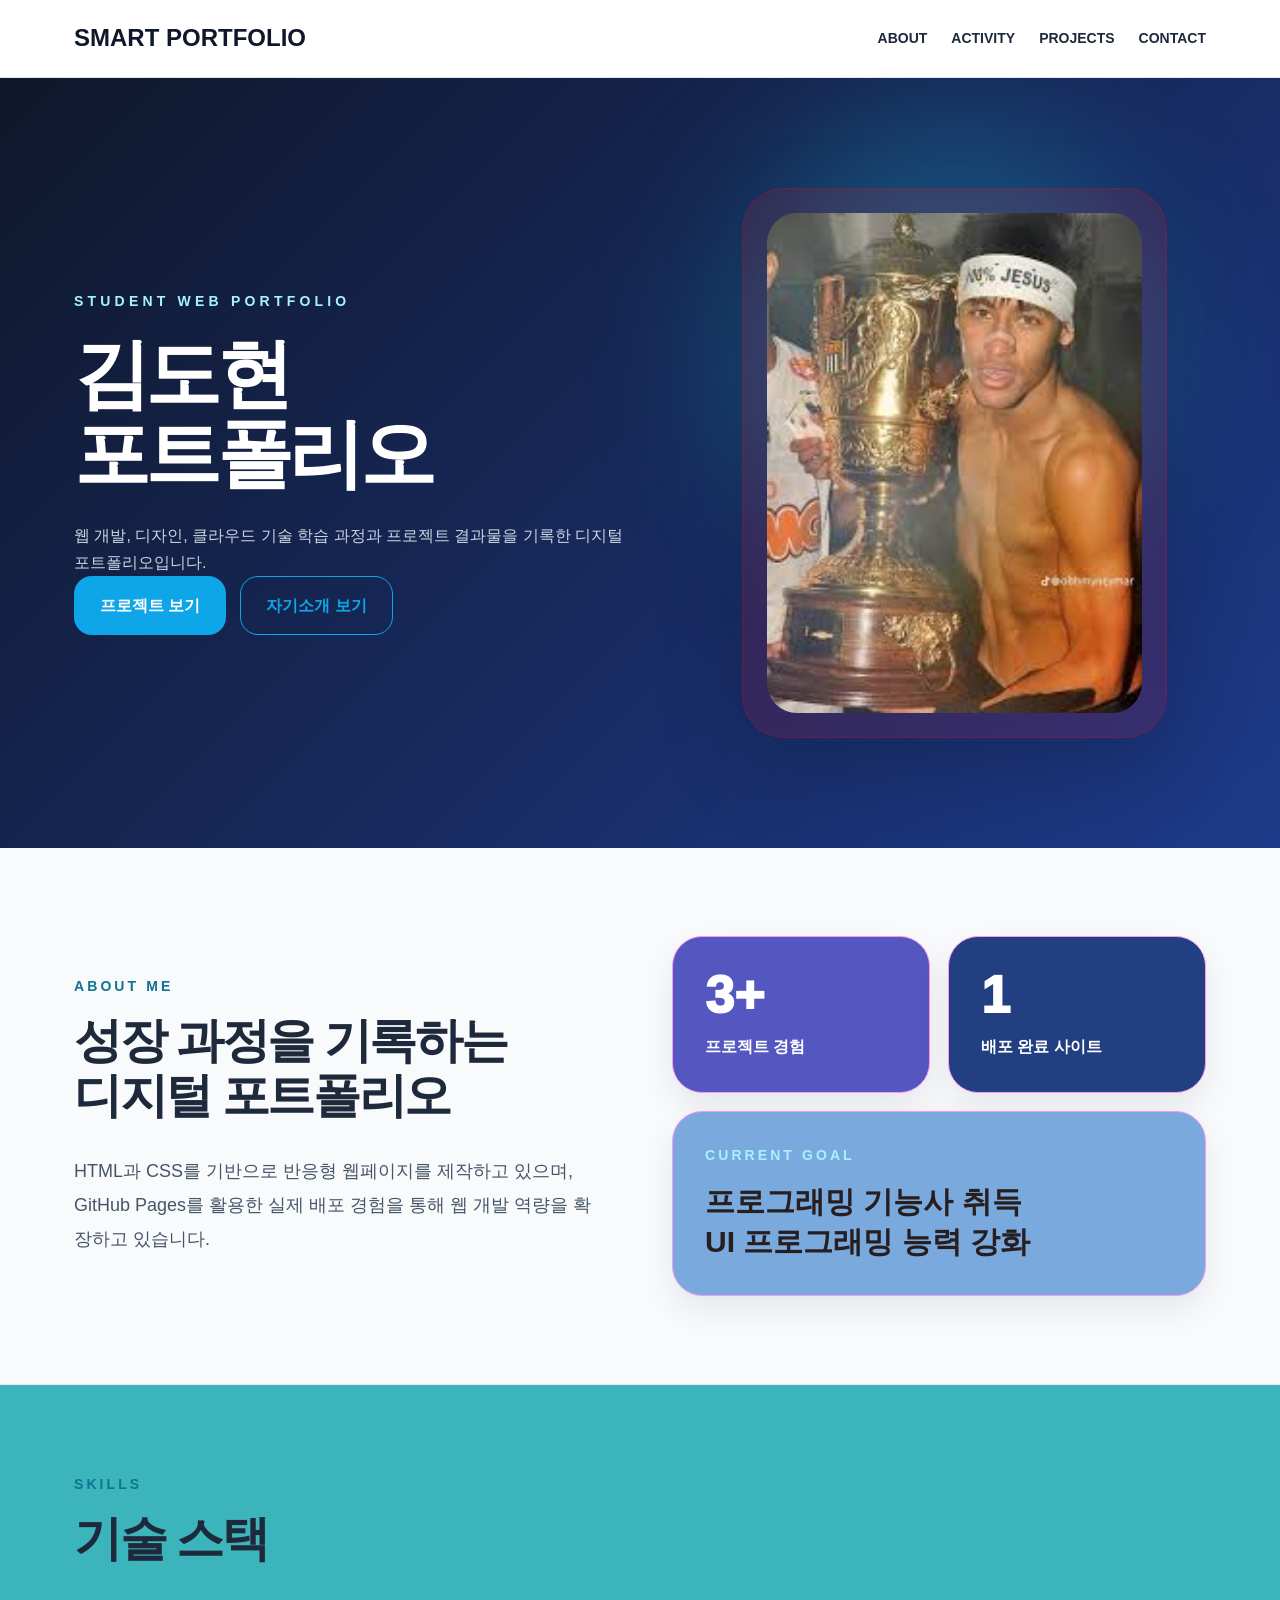
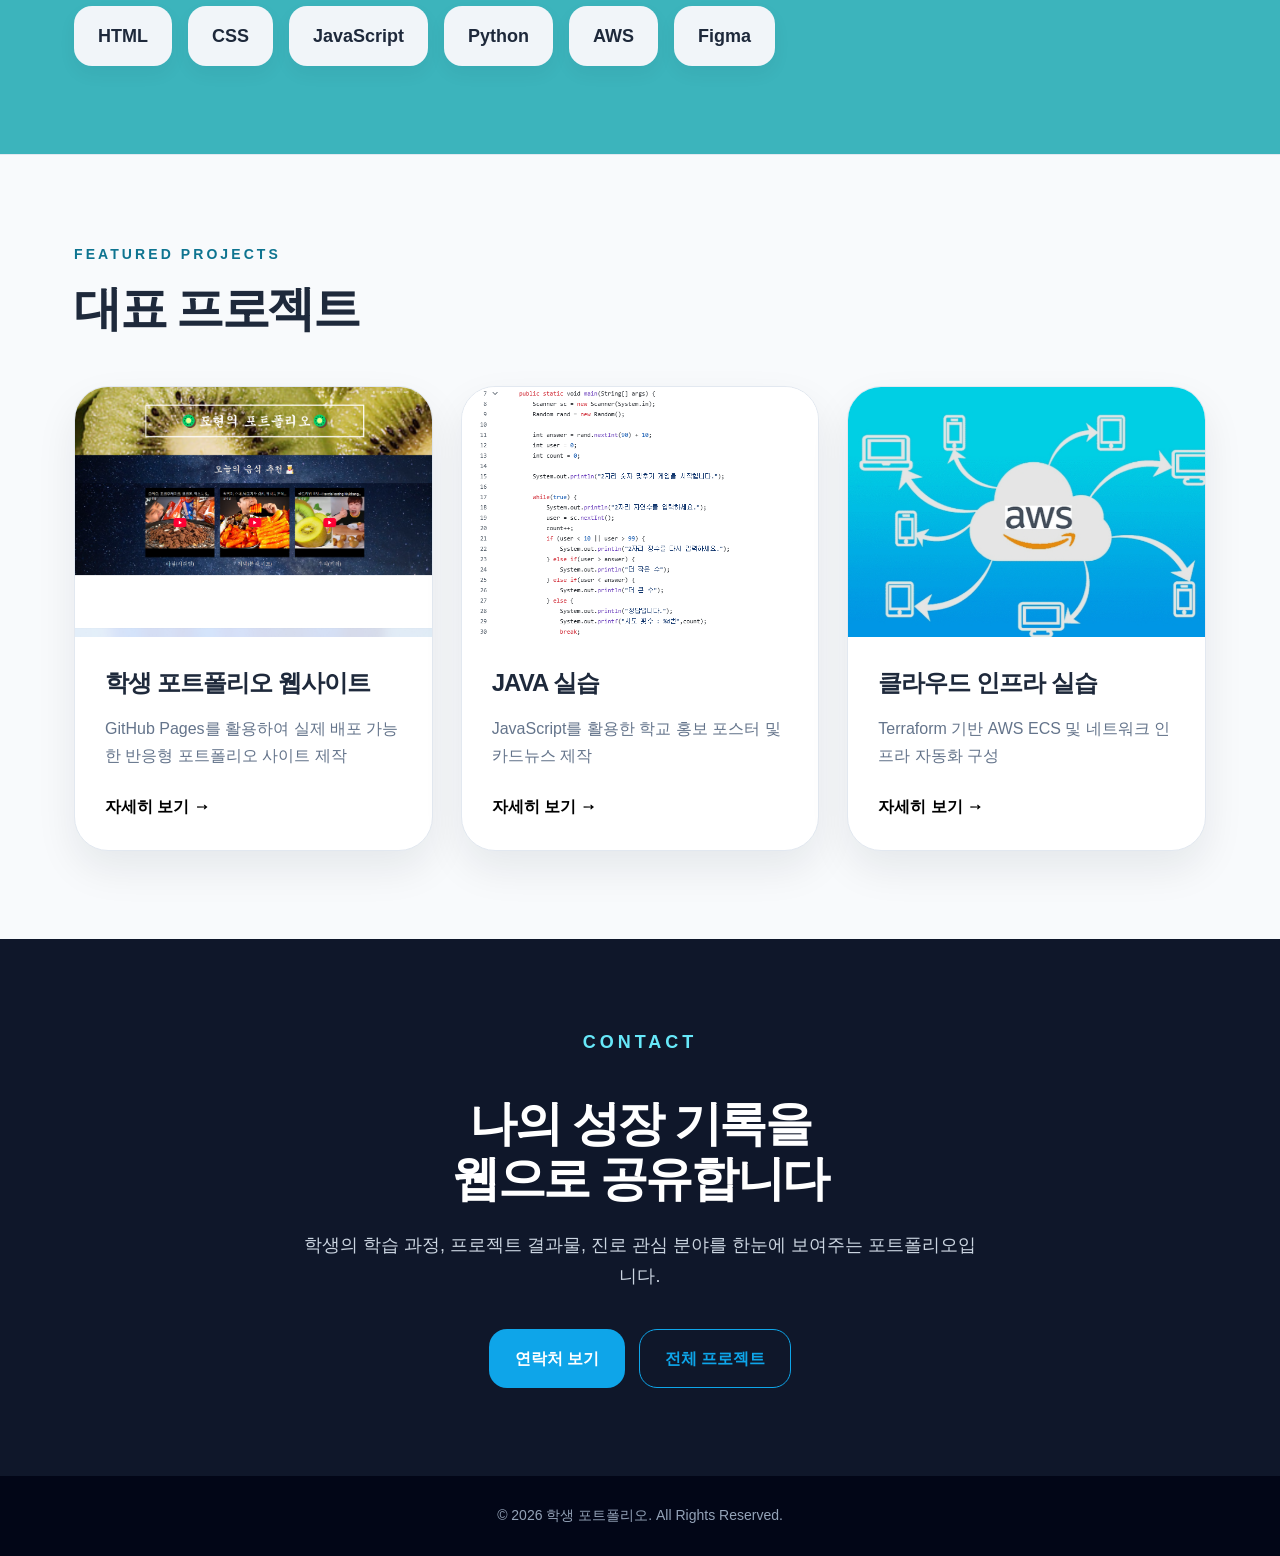
<file: index.html>
<!DOCTYPE html>
<html lang="ko">
<head>
  <meta charset="UTF-8" />
  <meta name="viewport" content="width=device-width, initial-scale=1.0" />
  <title>학생 포트폴리오</title>
  <link rel="stylesheet" href="css/style.css" />
</head>
<body>
  <header>
  <nav class="nav">
    <a href="index.html" class="logo">SMART PORTFOLIO</a>
    <ul class="menu">
      <li><a href="about.html" class="">ABOUT</a></li>
      <li><a href="activity.html" class="">ACTIVITY</a></li>
      <li><a href="projects.html" class="">PROJECTS</a></li>
      <li><a href="contact.html" class="">CONTACT</a></li>
    </ul>
  </nav>
</header>

  <section class="hero">
    <div class="hero-inner">
      <div>
        <p class="eyebrow">Student Web Portfolio</p>
        <h1>김도현<br>포트폴리오</h1>
        <p class="hero-desc">
          웹 개발, 디자인, 클라우드 기술 학습 과정과 프로젝트 결과물을 기록한 디지털 포트폴리오입니다.
        </p>
        <div class="button-group">
          <a href="projects.html" class="btn btn-primary">프로젝트 보기</a>
          <a href="about.html" class="btn btn-secondary">자기소개 보기</a>
        </div>
      </div>
      <div class="hero-card">
        <img src="images/01.jpg" alt="프로필 이미지">
      </div>
    </div>
  </section>

  <main>
    <section>
      <div class="about-grid">
        <div>
          <p class="section-kicker">About Me</p>
          <h2 class="section-title">성장 과정을 기록하는<br>디지털 포트폴리오</h2>
          <p class="lead">
            HTML과 CSS를 기반으로 반응형 웹페이지를 제작하고 있으며, GitHub Pages를 활용한 실제 배포 경험을 통해 웹 개발 역량을 확장하고 있습니다.
          </p>
        </div>
        <div class="stat-grid">
          <div class="stat-card">
            <div class="stat-number">3+</div>
            <p class="stat-label">프로젝트 경험</p>
          </div>
          <div class="stat-card dark">
            <div class="stat-number">1</div>
            <p class="stat-label">배포 완료 사이트</p>
          </div>
          <div class="stat-card accent">
            <p class="section-kicker" style="color:#a5f3fc;">Current Goal</p>
            <h3 style="font-size:30px; line-height:1.35;">프로그래밍 기능사 취득<br>UI 프로그래밍 능력 강화</h3>
          </div>
        </div>
      </div>
    </section>

    <div class="skills-wrap">
      <div class="skills-inner">
        <p class="section-kicker">Skills</p>
        <h2 class="section-title">기술 스택</h2>
        <div class="skills-list">
          <span class="skill">HTML</span>
          <span class="skill">CSS</span>
          <span class="skill">JavaScript</span>
          <span class="skill">Python</span>
          <span class="skill">AWS</span>
          <span class="skill">Figma</span>
        </div>
      </div>
    </div>

    <section>
      <p class="section-kicker">Featured Projects</p>
      <h2 class="section-title">대표 프로젝트</h2>
      <div class="project-grid">
        <article class="project-card">
          <img src="images/02.png" alt="웹 프로젝트 이미지">
          <div class="project-body">
            <h3>학생 포트폴리오 웹사이트</h3>
            <p>GitHub Pages를 활용하여 실제 배포 가능한 반응형 포트폴리오 사이트 제작</p>
            <a href="projects/project1.html" class="project-link">자세히 보기 →</a>
          </div>
        </article>
        <article class="project-card">
          <img src="images/03.png" alt="디자인 프로젝트 이미지">
          <div class="project-body">
            <h3>JAVA 실습</h3>
            <p>JavaScript를 활용한 학교 홍보 포스터 및 카드뉴스 제작</p>
            <a href="projects/project2.html" class="project-link">자세히 보기 →</a>
          </div>
        </article>
        <article class="project-card">
          <img src="images/04.png" alt="클라우드 프로젝트 이미지">
          <div class="project-body">
            <h3>클라우드 인프라 실습</h3>
            <p>Terraform 기반 AWS ECS 및 네트워크 인프라 자동화 구성</p>
            <a href="projects/project3.html" class="project-link">자세히 보기 →</a>
          </div>
        </article>
      </div>
    </section>
  </main>

  <div class="contact">
    <div class="contact-inner">
      <p class="section-kicker" style="color:#67e8f9;">Contact</p>
      <h2 class="section-title">나의 성장 기록을<br>웹으로 공유합니다</h2>
      <p>학생의 학습 과정, 프로젝트 결과물, 진로 관심 분야를 한눈에 보여주는 포트폴리오입니다.</p>
      <div class="button-group" style="justify-content:center;">
        <a href="contact.html" class="btn btn-primary">연락처 보기</a>
        <a href="projects.html" class="btn btn-secondary">전체 프로젝트</a>
      </div>
    </div>
  </div>

  <footer>
  © 2026 학생 포트폴리오. All Rights Reserved.
</footer>
</body>
</html>
</file>
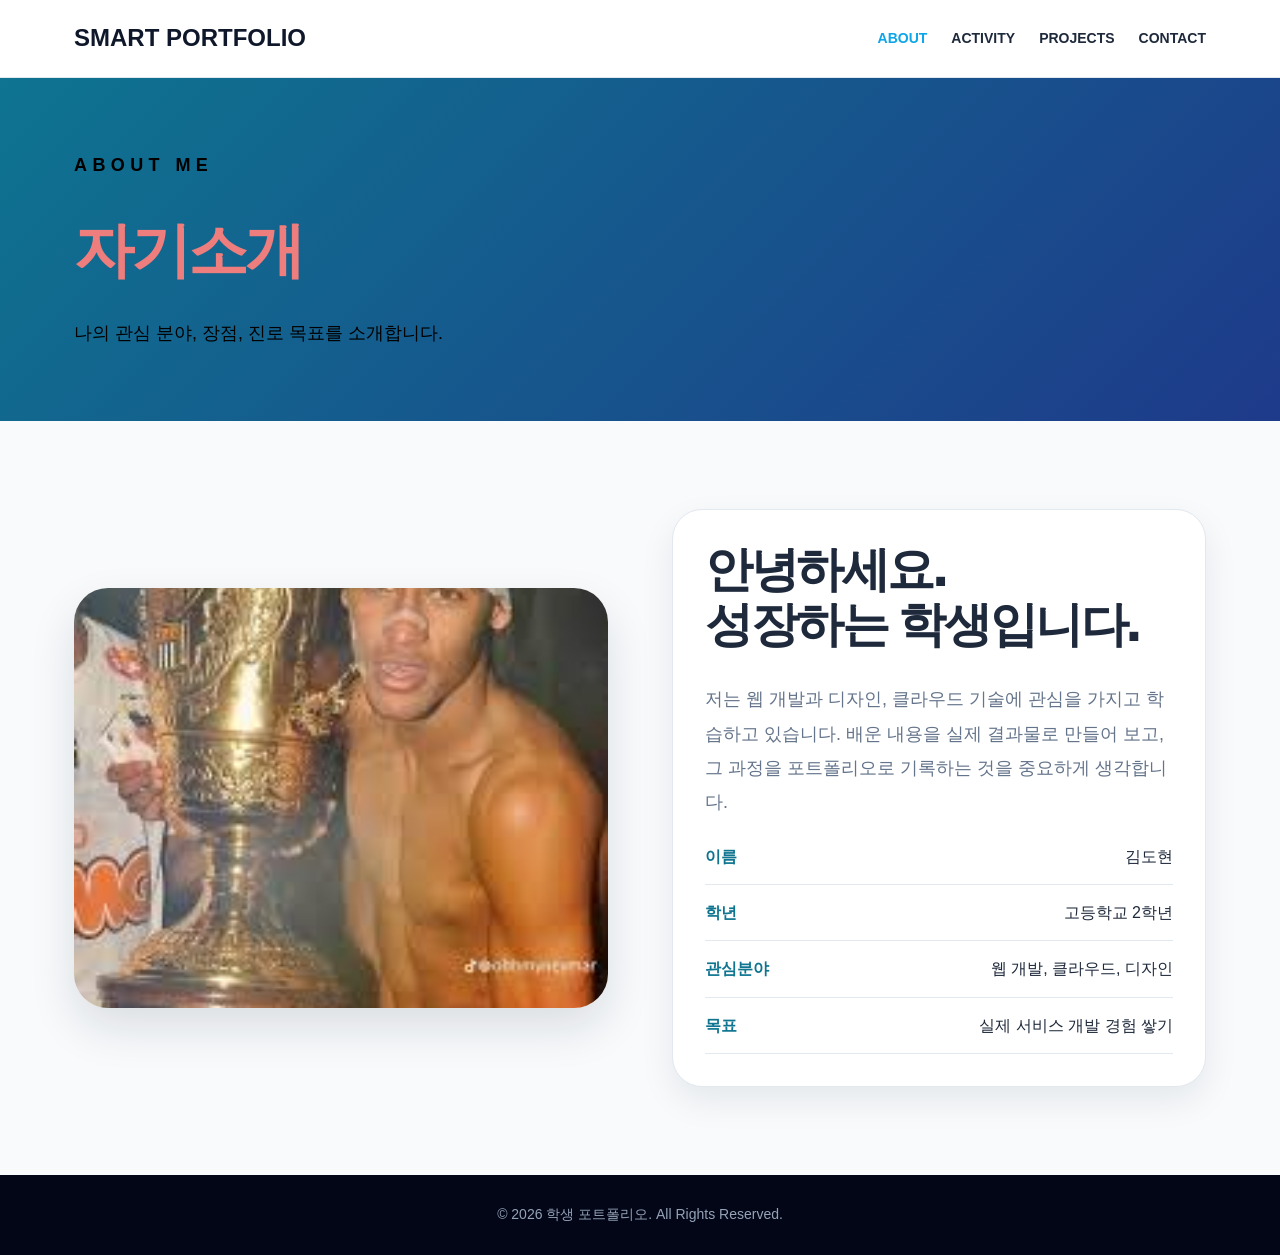
<file: about.html>
<!DOCTYPE html>
<html lang="ko">
<head>
  <meta charset="UTF-8" />
  <meta name="viewport" content="width=device-width, initial-scale=1.0" />
  <title>자기소개 | 학생 포트폴리오</title>
  <link rel="stylesheet" href="css/style.css" />
</head>
<body>
  <header>
  <nav class="nav">
    <a href="index.html" class="logo">SMART PORTFOLIO</a>
    <ul class="menu">
      <li><a href="about.html" class="active">ABOUT</a></li>
      <li><a href="activity.html" class="">ACTIVITY</a></li>
      <li><a href="projects.html" class="">PROJECTS</a></li>
      <li><a href="contact.html" class="">CONTACT</a></li>
    </ul>
  </nav>
</header>
  <div class="page-title">
    <div class="page-title-inner">
      <p class="eyebrow">About Me</p>
      <h1>자기소개</h1>
      <p>나의 관심 분야, 장점, 진로 목표를 소개합니다.</p>
    </div>
  </div>

  <main>
    <section class="two-grid">
      <div class="detail-image">
        <img src="images/01.jpg" alt="자기소개 이미지">
      </div>
      <div class="card">
        <h2 class="section-title">안녕하세요.<br>성장하는 학생입니다.</h2>
        <p class="lead">
          저는 웹 개발과 디자인, 클라우드 기술에 관심을 가지고 학습하고 있습니다. 배운 내용을 실제 결과물로 만들어 보고, 그 과정을 포트폴리오로 기록하는 것을 중요하게 생각합니다.
        </p>
        <div class="info-list">
          <div class="info-item"><strong>이름</strong><span>김도현</span></div>
          <div class="info-item"><strong>학년</strong><span>고등학교 2학년</span></div>
          <div class="info-item"><strong>관심분야</strong><span>웹 개발, 클라우드, 디자인</span></div>
          <div class="info-item"><strong>목표</strong><span>실제 서비스 개발 경험 쌓기</span></div>
        </div>
      </div>
    </section>
  </main>
  <footer>
  © 2026 학생 포트폴리오. All Rights Reserved.
</footer>
</body>
</html>
</file>
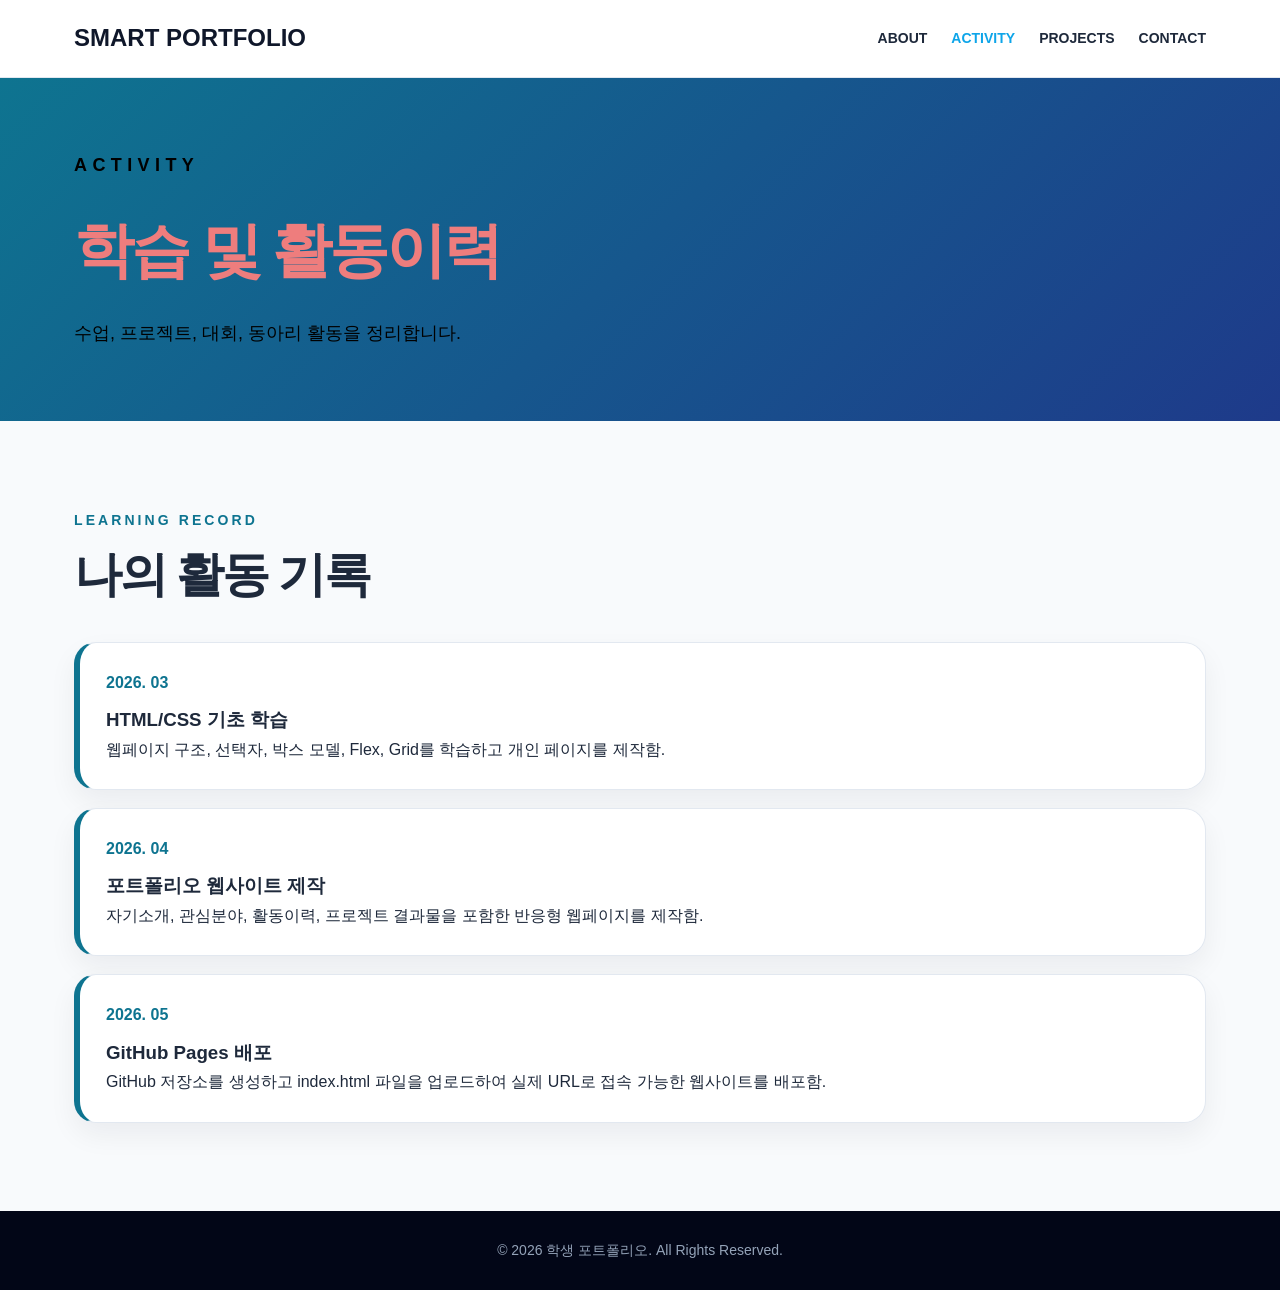
<file: activity.html>
<!DOCTYPE html>
<html lang="ko">
<head>
  <meta charset="UTF-8" />
  <meta name="viewport" content="width=device-width, initial-scale=1.0" />
  <title>활동이력 | 학생 포트폴리오</title>
  <link rel="stylesheet" href="css/style.css" />
</head>
<body>
  <header>
  <nav class="nav">
    <a href="index.html" class="logo">SMART PORTFOLIO</a>
    <ul class="menu">
      <li><a href="about.html" class="">ABOUT</a></li>
      <li><a href="activity.html" class="active">ACTIVITY</a></li>
      <li><a href="projects.html" class="">PROJECTS</a></li>
      <li><a href="contact.html" class="">CONTACT</a></li>
    </ul>
  </nav>
</header>
  <div class="page-title">
    <div class="page-title-inner">
      <p class="eyebrow">Activity</p>
      <h1>학습 및 활동이력</h1>
      <p>수업, 프로젝트, 대회, 동아리 활동을 정리합니다.</p>
    </div>
  </div>

  <main>
    <section>
      <p class="section-kicker">Learning Record</p>
      <h2 class="section-title">나의 활동 기록</h2>
      <div class="timeline">
        <div class="timeline-item">
          <span>2026. 03</span>
          <h3>HTML/CSS 기초 학습</h3>
          <p>웹페이지 구조, 선택자, 박스 모델, Flex, Grid를 학습하고 개인 페이지를 제작함.</p>
        </div>
        <div class="timeline-item">
          <span>2026. 04</span>
          <h3>포트폴리오 웹사이트 제작</h3>
          <p>자기소개, 관심분야, 활동이력, 프로젝트 결과물을 포함한 반응형 웹페이지를 제작함.</p>
        </div>
        <div class="timeline-item">
          <span>2026. 05</span>
          <h3>GitHub Pages 배포</h3>
          <p>GitHub 저장소를 생성하고 index.html 파일을 업로드하여 실제 URL로 접속 가능한 웹사이트를 배포함.</p>
        </div>
      </div>
    </section>
  </main>
  <footer>
  © 2026 학생 포트폴리오. All Rights Reserved.
</footer>
</body>
</html>
</file>
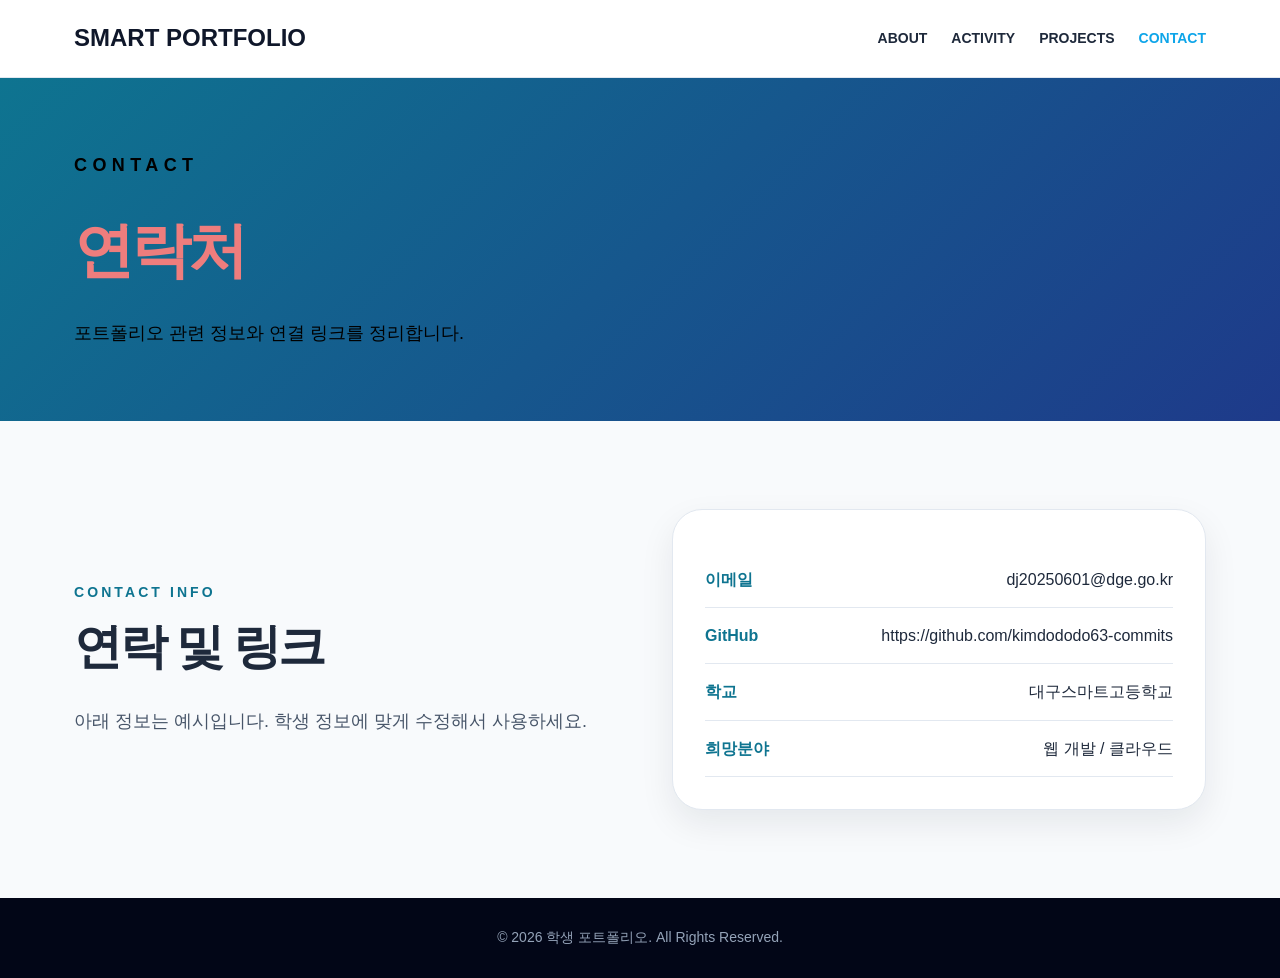
<file: contact.html>
<!DOCTYPE html>
<html lang="ko">
<head>
  <meta charset="UTF-8" />
  <meta name="viewport" content="width=device-width, initial-scale=1.0" />
  <title>연락처 | 학생 포트폴리오</title>
  <link rel="stylesheet" href="css/style.css" />
</head>
<body>
  <header>
  <nav class="nav">
    <a href="index.html" class="logo">SMART PORTFOLIO</a>
    <ul class="menu">
      <li><a href="about.html" class="">ABOUT</a></li>
      <li><a href="activity.html" class="">ACTIVITY</a></li>
      <li><a href="projects.html" class="">PROJECTS</a></li>
      <li><a href="contact.html" class="active">CONTACT</a></li>
    </ul>
  </nav>
</header>
  <div class="page-title">
    <div class="page-title-inner">
      <p class="eyebrow">Contact</p>
      <h1>연락처</h1>
      <p>포트폴리오 관련 정보와 연결 링크를 정리합니다.</p>
    </div>
  </div>

  <main>
    <section class="two-grid">
      <div>
        <p class="section-kicker">Contact Info</p>
        <h2 class="section-title">연락 및 링크</h2>
        <p class="lead">아래 정보는 예시입니다. 학생 정보에 맞게 수정해서 사용하세요.</p>
      </div>
      <div class="card">
        <div class="info-list">
          <div class="info-item"><strong>이메일</strong><span>dj20250601@dge.go.kr</span></div>
          <div class="info-item"><strong>GitHub</strong><span>https://github.com/kimdododo63-commits</span></div>
          <div class="info-item"><strong>학교</strong><span>대구스마트고등학교</span></div>
          <div class="info-item"><strong>희망분야</strong><span>웹 개발 / 클라우드</span></div>
        </div>
      </div>
    </section>
  </main>
  <footer>
  © 2026 학생 포트폴리오. All Rights Reserved.
</footer>
</body>
</html>
</file>
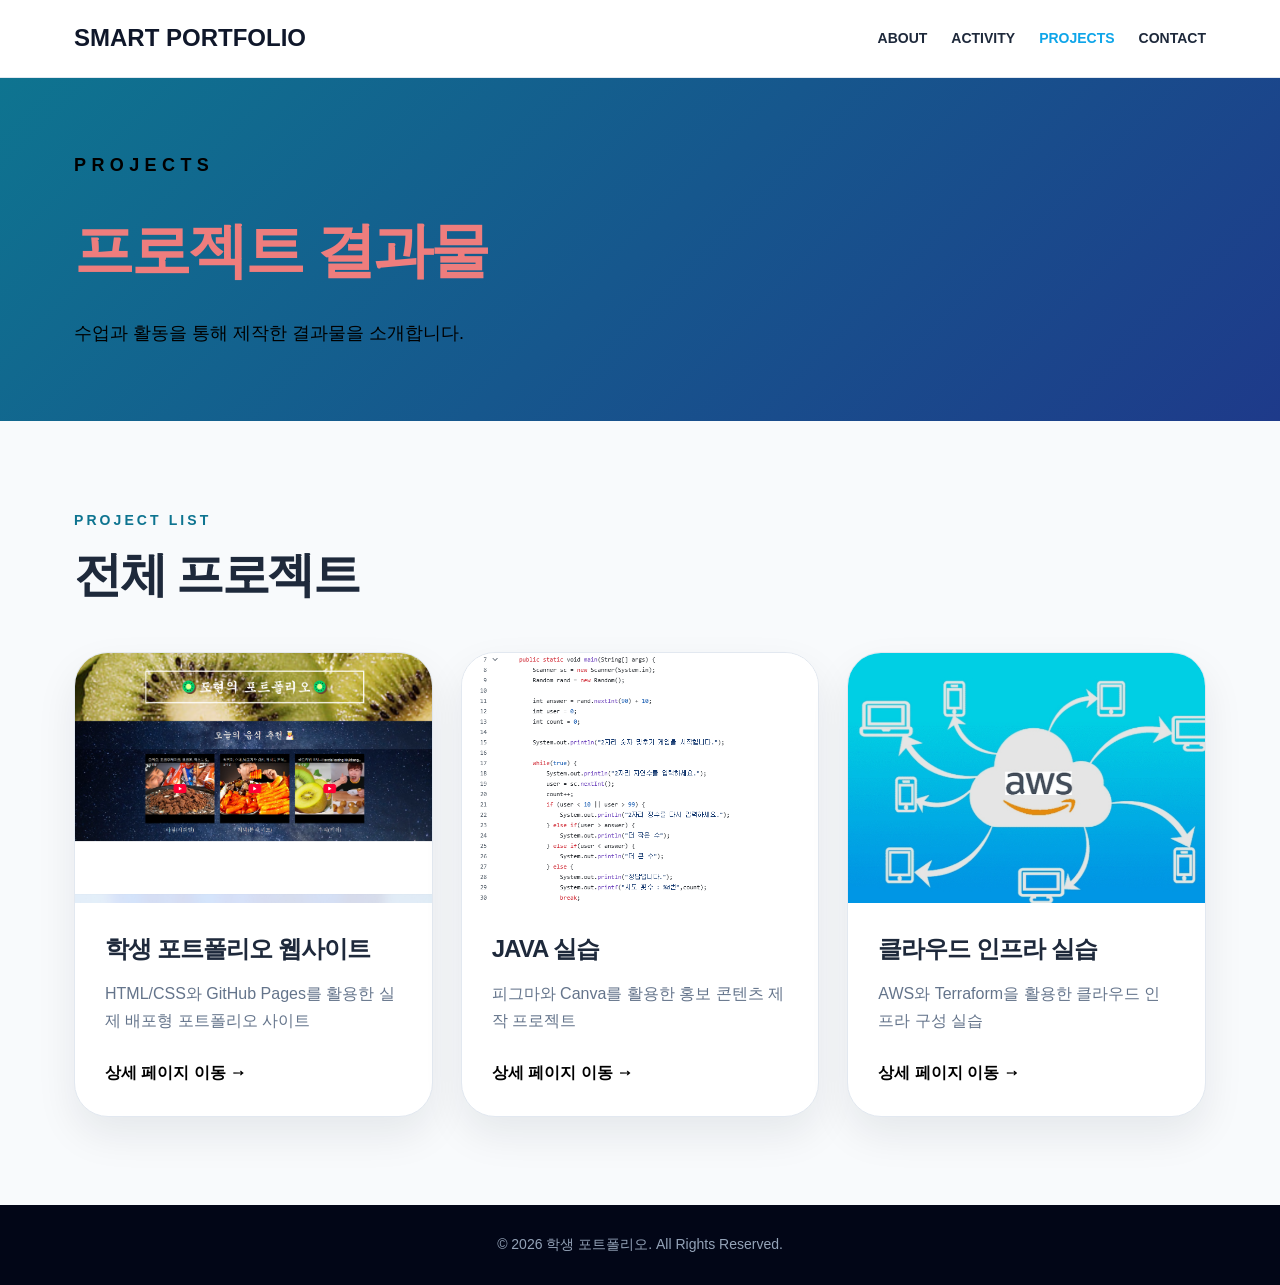
<file: projects.html>
<!DOCTYPE html>
<html lang="ko">
<head>
  <meta charset="UTF-8" />
  <meta name="viewport" content="width=device-width, initial-scale=1.0" />
  <title>프로젝트 | 학생 포트폴리오</title>
  <link rel="stylesheet" href="css/style.css" />
</head>
<body>
  <header>
  <nav class="nav">
    <a href="index.html" class="logo">SMART PORTFOLIO</a>
    <ul class="menu">
      <li><a href="about.html" class="">ABOUT</a></li>
      <li><a href="activity.html" class="">ACTIVITY</a></li>
      <li><a href="projects.html" class="active">PROJECTS</a></li>
      <li><a href="contact.html" class="">CONTACT</a></li>
    </ul>
  </nav>
</header>
  <div class="page-title">
    <div class="page-title-inner">
      <p class="eyebrow">Projects</p>
      <h1>프로젝트 결과물</h1>
      <p>수업과 활동을 통해 제작한 결과물을 소개합니다.</p>
    </div>
  </div>

  <main>
    <section>
      <p class="section-kicker">Project List</p>
      <h2 class="section-title">전체 프로젝트</h2>
      <div class="project-grid">
        <article class="project-card">
          <img src="images/02.png" alt="웹사이트 프로젝트 이미지">
          <div class="project-body">
            <h3>학생 포트폴리오 웹사이트</h3>
            <p>HTML/CSS와 GitHub Pages를 활용한 실제 배포형 포트폴리오 사이트</p>
            <a href="projects/project1.html" class="project-link">상세 페이지 이동 →</a>
          </div>
        </article>
        <article class="project-card">
          <img src="images/03.png" alt="디자인 프로젝트 이미지">
          <div class="project-body">
            <h3>JAVA 실습</h3>
            <p>피그마와 Canva를 활용한 홍보 콘텐츠 제작 프로젝트</p>
            <a href="projects/project2.html" class="project-link">상세 페이지 이동 →</a>
          </div>
        </article>
        <article class="project-card">
          <img src="images/04.png" alt="클라우드 프로젝트 이미지">
          <div class="project-body">
            <h3>클라우드 인프라 실습</h3>
            <p>AWS와 Terraform을 활용한 클라우드 인프라 구성 실습</p>
            <a href="projects/project3.html" class="project-link">상세 페이지 이동 →</a>
          </div>
        </article>
      </div>
    </section>
  </main>
  <footer>
  © 2026 학생 포트폴리오. All Rights Reserved.
</footer>
</body>
</html>
</file>
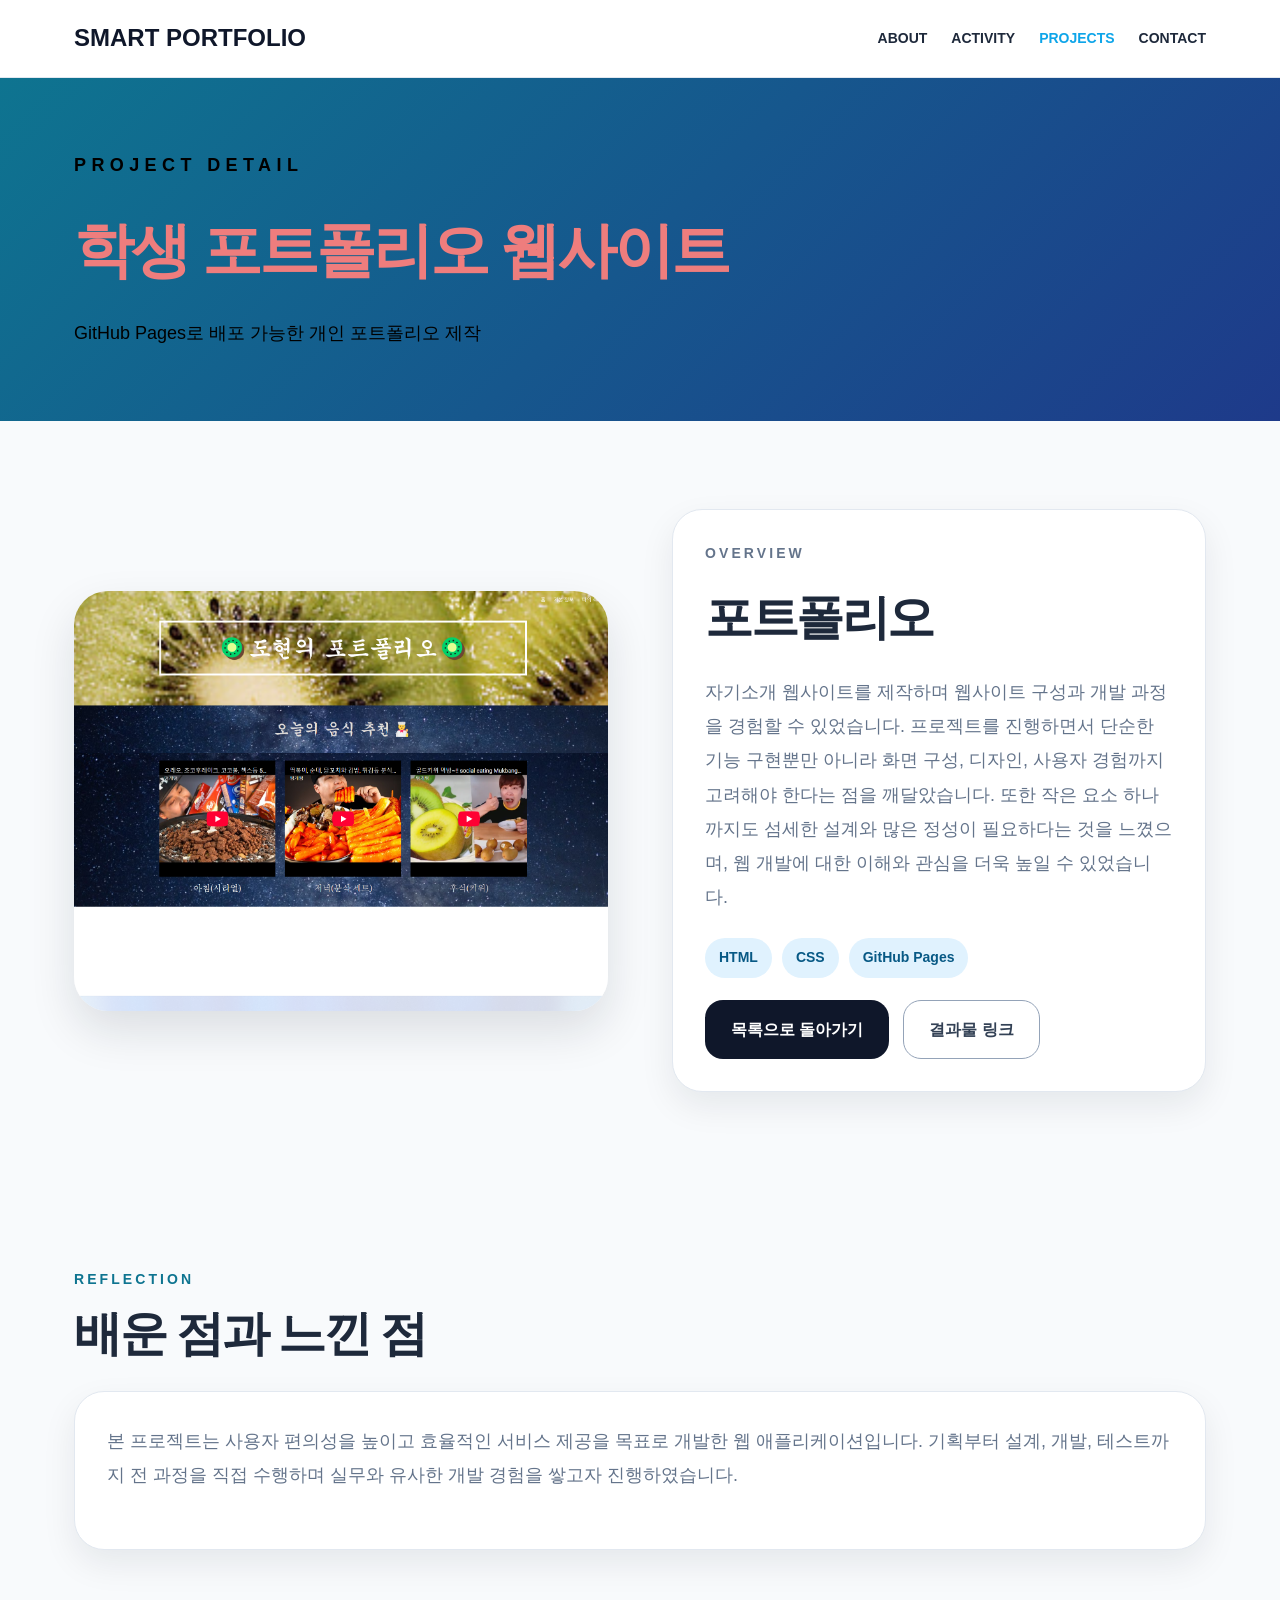
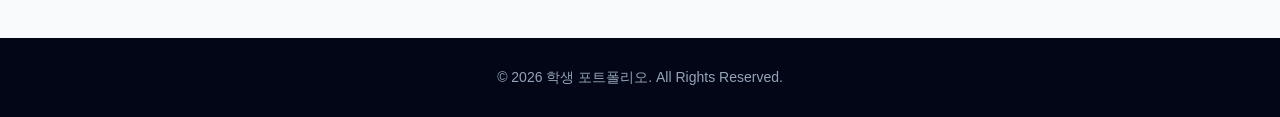
<file: projects/project1.html>
<!DOCTYPE html>
<html lang="ko">
<head>
  <meta charset="UTF-8" />
  <meta name="viewport" content="width=device-width, initial-scale=1.0" />
  <title>학생 포트폴리오 웹사이트 | 학생 포트폴리오</title>
  <link rel="stylesheet" href="../css/style.css" />
</head>
<body>
  <header>
    <nav class="nav">
      <a href="../index.html" class="logo">SMART PORTFOLIO</a>
      <ul class="menu">
        <li><a href="../about.html">ABOUT</a></li>
        <li><a href="../activity.html">ACTIVITY</a></li>
        <li><a href="../projects.html" class="active">PROJECTS</a></li>
        <li><a href="../contact.html">CONTACT</a></li>
      </ul>
    </nav>
  </header>

  <div class="page-title">
    <div class="page-title-inner">
      <p class="eyebrow">Project Detail</p>
      <h1>학생 포트폴리오 웹사이트</h1>
      <p>GitHub Pages로 배포 가능한 개인 포트폴리오 제작</p>
    </div>
  </div>

  <main>
    <section class="two-grid">
      <div class="detail-image">
        <img src="images/02.png" alt="학생 포트폴리오 웹사이트 이미지">
      </div>
      <div class="card">
        <p class="section-kicker">Overview</p>
        <h2 class="section-title">포트폴리오</h2>
        <p class="lead">
          자기소개 웹사이트를 제작하며 웹사이트 구성과 개발 과정을 경험할 수 있었습니다. 프로젝트를 진행하면서 단순한 기능 구현뿐만 아니라 화면 구성, 디자인, 사용자 경험까지 고려해야 한다는 점을 깨달았습니다. 또한 작은 요소 하나까지도 섬세한 설계와 많은 정성이 필요하다는 것을 느꼈으며, 웹 개발에 대한 이해와 관심을 더욱 높일 수 있었습니다.
        </p>
        <div class="badge-list">
          <span class="badge">HTML</span>
          <span class="badge">CSS</span>
          <span class="badge">GitHub Pages</span>
        </div>
        <div class="button-group">
  <a href="../projects.html" class="btn btn-dark">목록으로 돌아가기</a>
  <a href="https://sites.google.com/dge.go.kr/smart02/%ED%99%88?pli=1&authuser=1" 
     class="btn btn-outline" target="_blank">
     결과물 링크
  </a>
</div>
    </section>

    <section>
      <p class="section-kicker">Reflection</p>
      <h2 class="section-title">배운 점과 느낀 점</h2>
      <div class="card">
        <p class="lead">
          본 프로젝트는 사용자 편의성을 높이고 효율적인 서비스 제공을 목표로 개발한 웹 애플리케이션입니다. 기획부터 설계, 개발, 테스트까지 전 과정을 직접 수행하며 실무와 유사한 개발 경험을 쌓고자 진행하였습니다.
        </p>
      </div>
    </section>
  </main>
  <footer>
  © 2026 학생 포트폴리오. All Rights Reserved.
</footer>
</body>
</html>
</file>
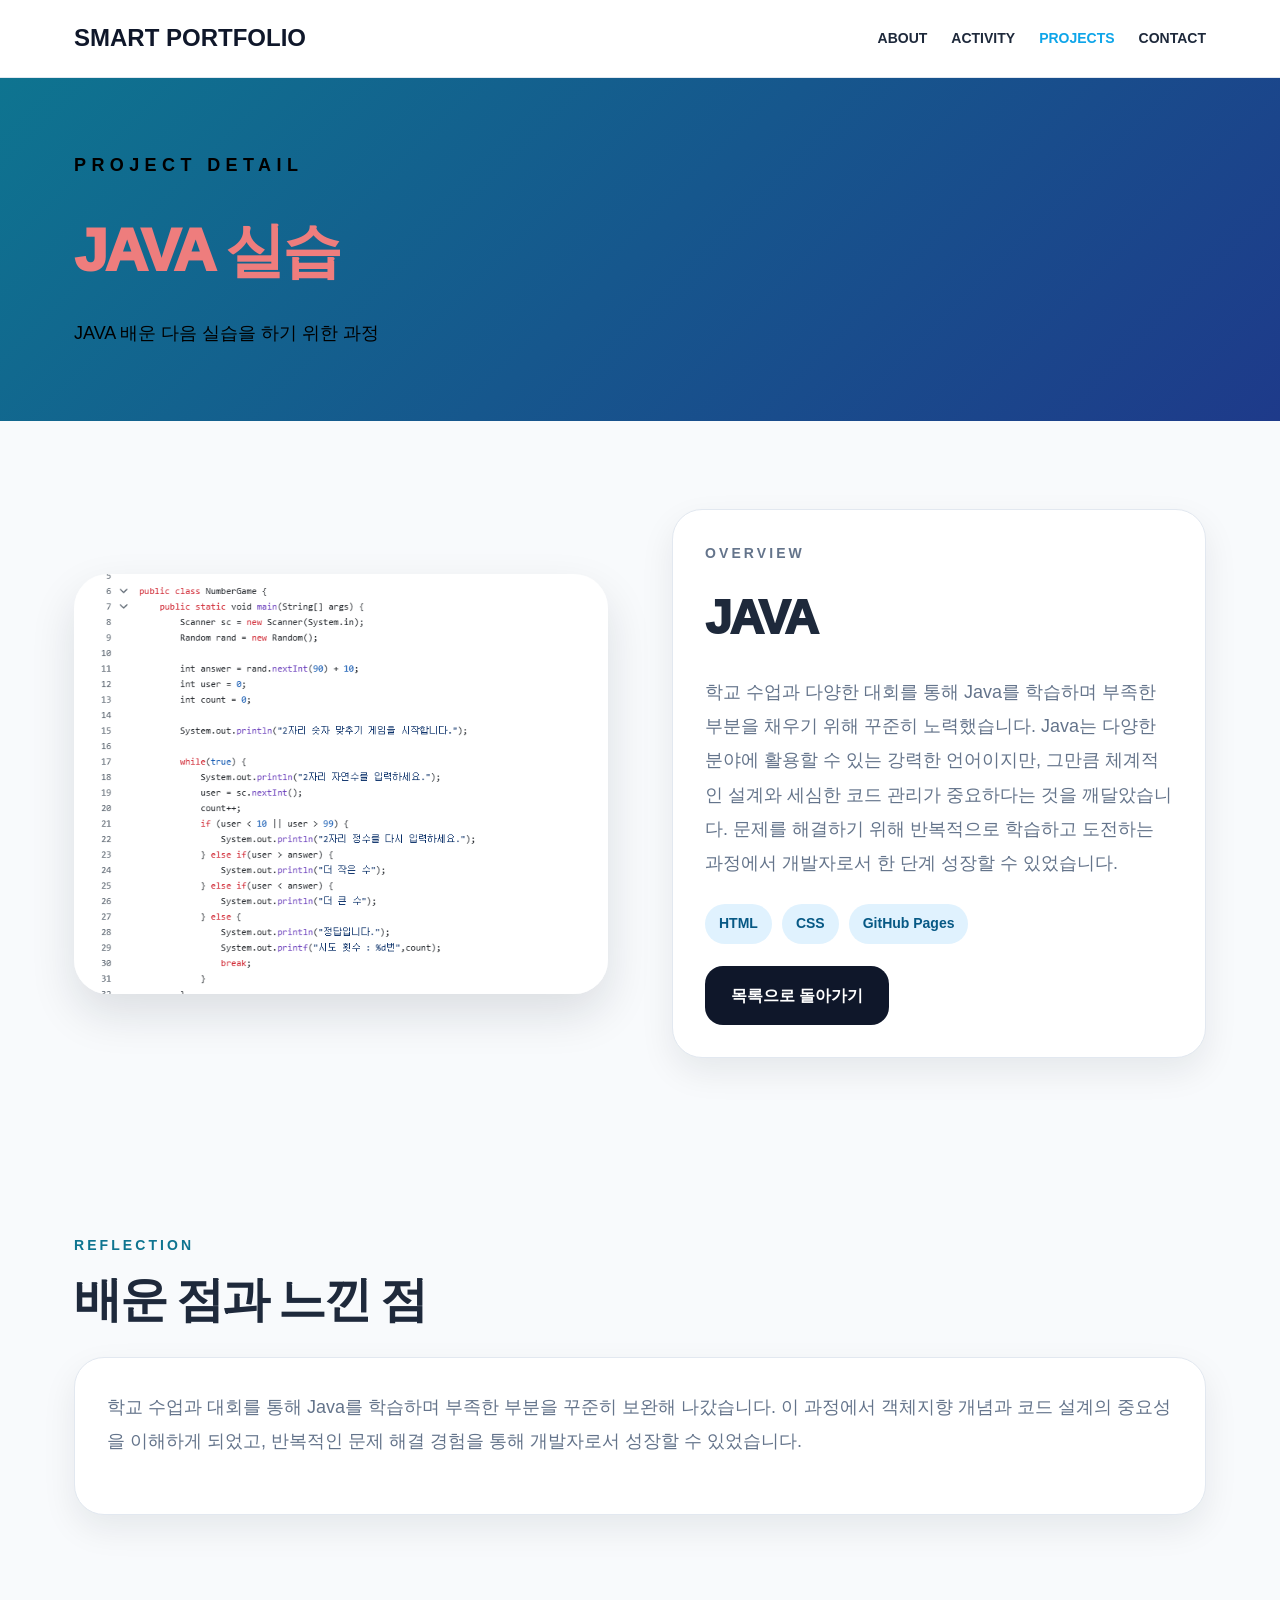
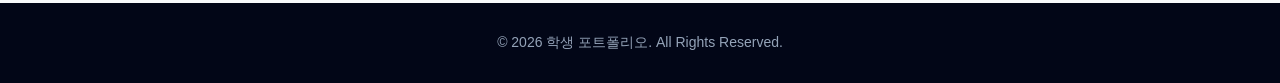
<file: projects/project2.html>
<!DOCTYPE html>
<html lang="ko">
<head>
  <meta charset="UTF-8" />
  <meta name="viewport" content="width=device-width, initial-scale=1.0" />
  <title>JAVA 실습 | 학생 포트폴리오</title>
  <link rel="stylesheet" href="../css/style.css" />
</head>
<body>
  <header>
    <nav class="nav">
      <a href="../index.html" class="logo">SMART PORTFOLIO</a>
      <ul class="menu">
        <li><a href="../about.html">ABOUT</a></li>
        <li><a href="../activity.html">ACTIVITY</a></li>
        <li><a href="../projects.html" class="active">PROJECTS</a></li>
        <li><a href="../contact.html">CONTACT</a></li>
      </ul>
    </nav>
  </header>

  <div class="page-title">
    <div class="page-title-inner">
      <p class="eyebrow">Project Detail</p>
      <h1>JAVA 실습</h1>
      <p>JAVA 배운 다음 실습을 하기 위한 과정</p>
    </div>
  </div>

  <main>
    <section class="two-grid">
      <div class="detail-image">
        <img src="images/03.png" alt="학교 홍보 디자인 이미지">
      </div>
      <div class="card">
        <p class="section-kicker">Overview</p>
        <h2 class="section-title">JAVA</h2>
        <p class="lead">
          학교 수업과 다양한 대회를 통해 Java를 학습하며 부족한 부분을 채우기 위해 꾸준히 노력했습니다. Java는 다양한 분야에 활용할 수 있는 강력한 언어이지만, 그만큼 체계적인 설계와 세심한 코드 관리가 중요하다는 것을 깨달았습니다. 문제를 해결하기 위해 반복적으로 학습하고 도전하는 과정에서 개발자로서 한 단계 성장할 수 있었습니다.
        </p>
        <div class="badge-list">
          <span class="badge">HTML</span>
          <span class="badge">CSS</span>
          <span class="badge">GitHub Pages</span>
        </div>
        <div class="button-group">
          <a href="../projects.html" class="btn btn-dark">목록으로 돌아가기</a>
        </div>
      </div>
    </section>

    <section>
      <p class="section-kicker">Reflection</p>
      <h2 class="section-title">배운 점과 느낀 점</h2>
      <div class="card">
        <p class="lead">
          학교 수업과 대회를 통해 Java를 학습하며 부족한 부분을 꾸준히 보완해 나갔습니다. 이 과정에서 객체지향 개념과 코드 설계의 중요성을 이해하게 되었고, 반복적인 문제 해결 경험을 통해 개발자로서 성장할 수 있었습니다.
      </div>
    </section>
  </main>
  <footer>
  © 2026 학생 포트폴리오. All Rights Reserved.
</footer>
</body>
</html>
</file>
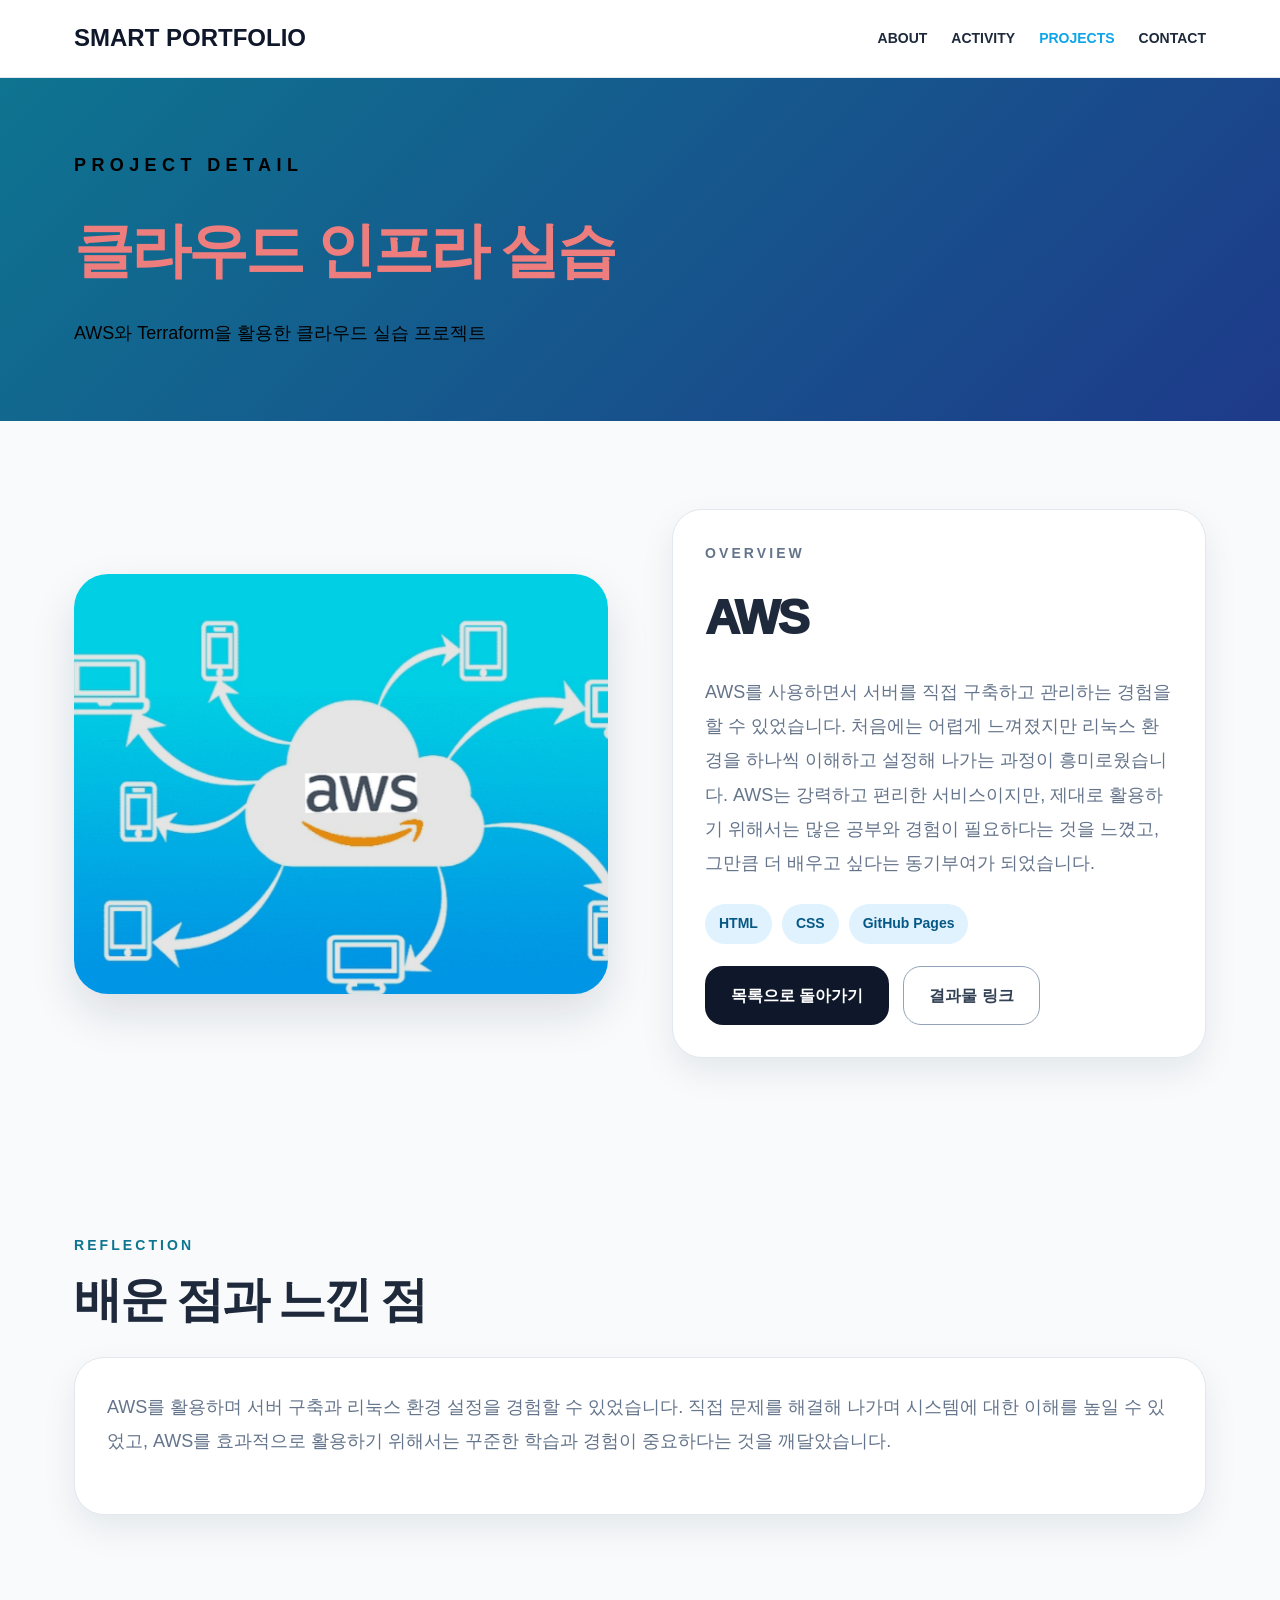
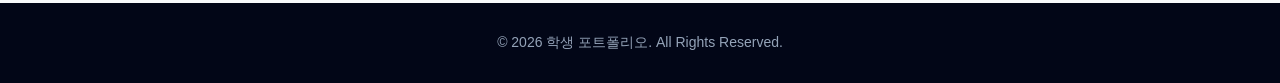
<file: projects/project3.html>
<!DOCTYPE html>
<html lang="ko">
<head>
  <meta charset="UTF-8" />
  <meta name="viewport" content="width=device-width, initial-scale=1.0" />
  <title>클라우드 인프라 실습 | 학생 포트폴리오</title>
  <link rel="stylesheet" href="../css/style.css" />
</head>
<body>
  <header>
    <nav class="nav">
      <a href="../index.html" class="logo">SMART PORTFOLIO</a>
      <ul class="menu">
        <li><a href="../about.html">ABOUT</a></li>
        <li><a href="../activity.html">ACTIVITY</a></li>
        <li><a href="../projects.html" class="active">PROJECTS</a></li>
        <li><a href="../contact.html">CONTACT</a></li>
      </ul>
    </nav>
  </header>

  <div class="page-title">
    <div class="page-title-inner">
      <p class="eyebrow">Project Detail</p>
      <h1>클라우드 인프라 실습</h1>
      <p>AWS와 Terraform을 활용한 클라우드 실습 프로젝트</p>
    </div>
  </div>

  <main>
    <section class="two-grid">
      <div class="detail-image">
        <img src="images/04.png" alt="클라우드 인프라 실습 이미지">
      </div>
      <div class="card">
        <p class="section-kicker">Overview</p>
        <h2 class="section-title">AWS</h2>
        <p class="lead">
          AWS를 사용하면서 서버를 직접 구축하고 관리하는 경험을 할 수 있었습니다. 처음에는 어렵게 느껴졌지만 리눅스 환경을 하나씩 이해하고 설정해 나가는 과정이 흥미로웠습니다. AWS는 강력하고 편리한 서비스이지만, 제대로 활용하기 위해서는 많은 공부와 경험이 필요하다는 것을 느꼈고, 그만큼 더 배우고 싶다는 동기부여가 되었습니다.
        </p>
        <div class="badge-list">
          <span class="badge">HTML</span>
          <span class="badge">CSS</span>
          <span class="badge">GitHub Pages</span>
        </div>
        <div class="button-group">
          <a href="../projects.html" class="btn btn-dark">목록으로 돌아가기</a>
          <a href="#" class="btn btn-outline">결과물 링크</a>
        </div>
      </div>
    </section>

    <section>
      <p class="section-kicker">Reflection</p>
      <h2 class="section-title">배운 점과 느낀 점</h2>
      <div class="card">
        <p class="lead">
          AWS를 활용하며 서버 구축과 리눅스 환경 설정을 경험할 수 있었습니다. 직접 문제를 해결해 나가며 시스템에 대한 이해를 높일 수 있었고, AWS를 효과적으로 활용하기 위해서는 꾸준한 학습과 경험이 중요하다는 것을 깨달았습니다.
        </p>
      </div>
    </section>
  </main>
  <footer>
  © 2026 학생 포트폴리오. All Rights Reserved.
</footer>
</body>
</html>
</file>
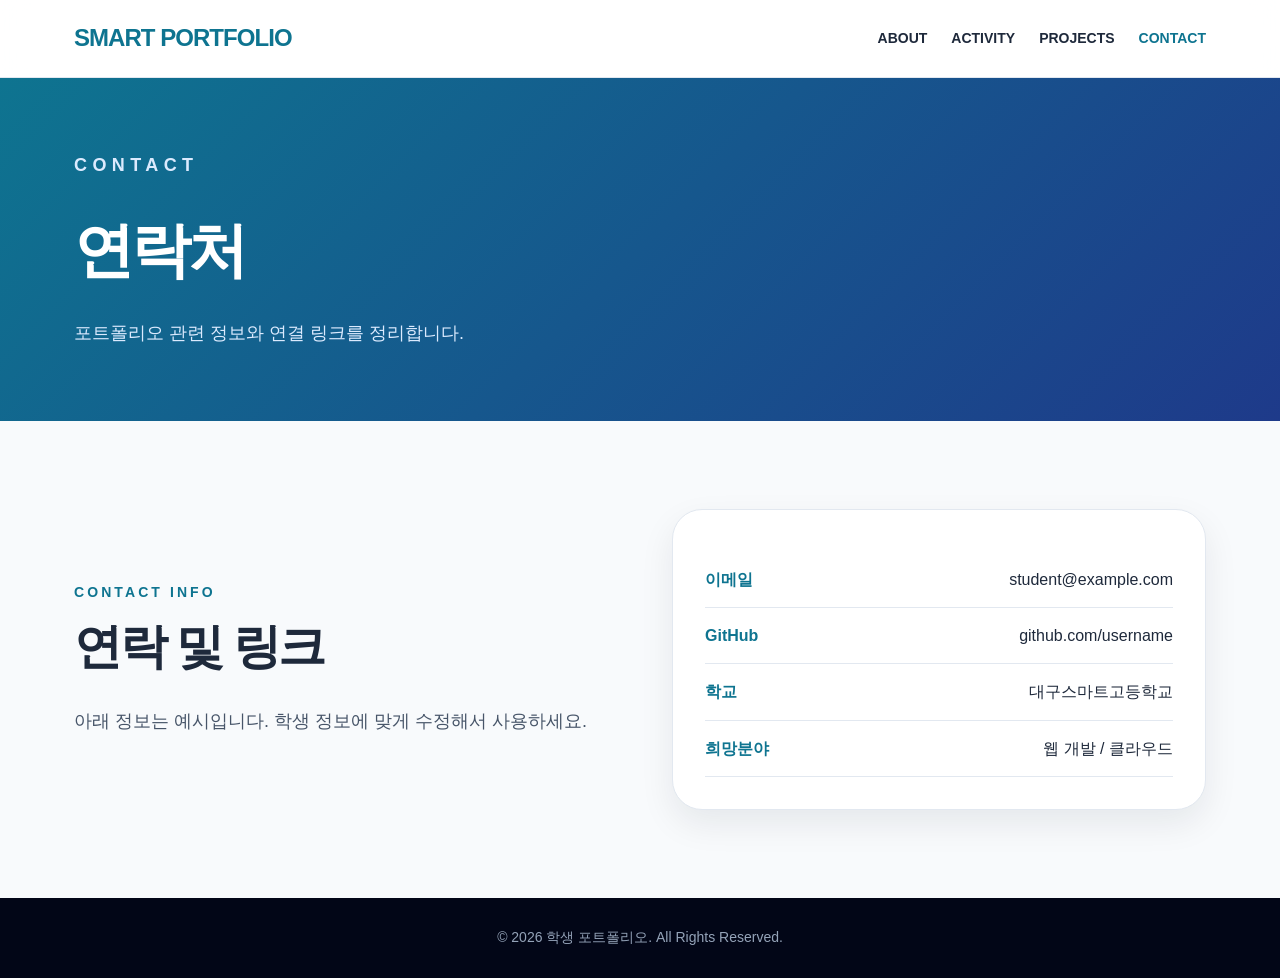
<file: student_portfolio_template/contact.html>
<!DOCTYPE html>
<html lang="ko">
<head>
  <meta charset="UTF-8" />
  <meta name="viewport" content="width=device-width, initial-scale=1.0" />
  <title>연락처 | 학생 포트폴리오</title>
  <link rel="stylesheet" href="css/style.css" />
</head>
<body>
  <header>
  <nav class="nav">
    <a href="index.html" class="logo">SMART PORTFOLIO</a>
    <ul class="menu">
      <li><a href="about.html" class="">ABOUT</a></li>
      <li><a href="activity.html" class="">ACTIVITY</a></li>
      <li><a href="projects.html" class="">PROJECTS</a></li>
      <li><a href="contact.html" class="active">CONTACT</a></li>
    </ul>
  </nav>
</header>
  <div class="page-title">
    <div class="page-title-inner">
      <p class="eyebrow">Contact</p>
      <h1>연락처</h1>
      <p>포트폴리오 관련 정보와 연결 링크를 정리합니다.</p>
    </div>
  </div>

  <main>
    <section class="two-grid">
      <div>
        <p class="section-kicker">Contact Info</p>
        <h2 class="section-title">연락 및 링크</h2>
        <p class="lead">아래 정보는 예시입니다. 학생 정보에 맞게 수정해서 사용하세요.</p>
      </div>
      <div class="card">
        <div class="info-list">
          <div class="info-item"><strong>이메일</strong><span>student@example.com</span></div>
          <div class="info-item"><strong>GitHub</strong><span>github.com/username</span></div>
          <div class="info-item"><strong>학교</strong><span>대구스마트고등학교</span></div>
          <div class="info-item"><strong>희망분야</strong><span>웹 개발 / 클라우드</span></div>
        </div>
      </div>
    </section>
  </main>
  <footer>
  © 2026 학생 포트폴리오. All Rights Reserved.
</footer>
</body>
</html>
</file>
<file: css/style.css>
* {
  box-sizing: border-box;
  margin: 0;
  padding: 0;
}

html {
  scroll-behavior: smooth;
}

body {
  font-family: "Noto Sans KR", "Pretendard", Arial, sans-serif;
  background: #f8fafc;
  color: #1e293b;
  line-height: 1.7;
}

a {
  color: inherit;
  text-decoration: none;
}

img {
  display: block;
  width: 100%;
}

header {
  position: sticky;
  top: 0;
  z-index: 50;
  background: rgba(255,255,255,0.95);
  backdrop-filter: blur(14px);
  border-bottom: 1px solid #e2e8f0;
}

.nav {
  max-width: 1180px;
  margin: 0 auto;
  padding: 18px 24px;
  display: flex;
  justify-content: space-between;
  align-items: center;
  gap: 24px;
}

.logo {
  font-size: 24px;
  font-weight: 900;
  color: #0f172a;
}

.menu {
  display: flex;
  gap: 24px;
  list-style: none;
  font-size: 14px;
  font-weight: 800;
}

.menu a:hover,
.menu a.active {
  color: #0ea5e9;
}

.hero {
  background: linear-gradient(
    135deg,
    #0f172a,
    #1e3a8a
  );
  color: white;
}

.hero::before {
  content: "";
  position: absolute;
  width: 420px;
  height: 420px;
  border-radius: 999px;
  background: rgba(34, 211, 238, 0.28);
  filter: blur(70px);
  right: 10%;
  top: 15%;
}

.hero-inner {
  position: relative;
  max-width: 1180px;
  margin: 0 auto;
  padding: 110px 24px;
  display: grid;
  grid-template-columns: 1.05fr 0.95fr;
  gap: 72px;
  align-items: center;
}

.eyebrow {
  color: #a5f3fc;
  text-transform: uppercase;
  letter-spacing: 0.3em;
  font-size: 14px;
  font-weight: 800;
  margin-bottom: 20px;
}

.hero h1 {
  font-size: clamp(44px, 7vw, 76px);
  line-height: 1.05;
  font-weight: 950;
  letter-spacing: -0.06em;
  margin-bottom: 28px;
}

.hero-desc {
  color: #cbd5e1;
}
.button-group {
  display: flex;
  flex-wrap: wrap;
  gap: 14px;
}

.btn {
  display: inline-flex;
  align-items: center;
  justify-content: center;
  padding: 15px 25px;
  border-radius: 18px;
  font-weight: 900;
  transition: 0.25s ease;
  border: 1px solid transparent;
}

.btn-primary {
  background: #0ea5e9;
  color: white;
}

.btn-dark {
  background: #0f172a;
  color: white;
}

.btn-secondary {
  border: 1px solid #0ea5e9;
  color: #0ea5e9;
}

.btn-outline {
  border: 1px solid #94a3b8;
  color: #334155;
  background: white;
}

.btn:hover {
  transform: translateY(-3px);
}

.hero-card {
  position: relative;
  max-width: 430px;
  margin: 0 auto;
  padding: 24px;
  border-radius: 42px;
  background: rgba(250, 0, 0, 0.12);
  border: 1px solid rgba(255, 0, 0, 0.24);
  backdrop-filter: blur(20px);
  box-shadow: 0 30px 80px rgba(15, 23, 42, 0.28);
}

.hero-card img {
  height: 500px;
  object-fit: cover;
  border-radius: 30px;
}

.page-title {
  background: linear-gradient(135deg, #0e7490, #1e3a8a);
  color: rgb(238, 125, 125);
}

.page-title-inner {
  max-width: 1180px;
  margin: 0 auto;
  padding: 72px 24px;
}

.page-title h1 {
  font-size: clamp(38px, 5vw, 60px);
  font-weight: 950;
  letter-spacing: -0.05em;
  margin-bottom: 16px;
}

.page-title p {
  color: #000000;
  font-size: 18px;
}

main section,
.section {
  max-width: 1180px;
  margin: 0 auto;
  padding: 88px 24px;
}

.section-kicker {
  color: #0e7490;
  text-transform: uppercase;
  letter-spacing: 0.22em;
  font-size: 14px;
  font-weight: 900;
  margin-bottom: 14px;
}

.section-title {
  font-size: clamp(32px, 4vw, 48px);
  font-weight: 950;
  line-height: 1.15;
  letter-spacing: -0.05em;
  margin-bottom: 30px;
}

.lead {
  color: #475569;
  font-size: 18px;
  line-height: 1.9;
}

.about-grid,
.two-grid {
  display: grid;
  grid-template-columns: 1fr 1fr;
  gap: 64px;
  align-items: center;
}

.card {
  background: white;
  border: 1px solid #e2e8f0;
  border-radius: 30px;
  padding: 32px;
  box-shadow: 0 14px 34px rgba(15, 23, 42, 0.08);
}
.stat-grid {
  display: grid;
  grid-template-columns: 1fr 1fr;
  gap: 18px;
}

.stat-card {
  padding: 32px;
  border-radius: 30px;
  background: rgb(84, 87, 192);
  border: 1px solid #ff97f1;
  box-shadow: 0 14px 34px rgba(15, 23, 42, 0.08);
}

.stat-card.dark {
  background: #223f82;
  color: rgb(51, 126, 211);
}

.stat-card.accent {
  grid-column: 1 / -1;
  background: #7aa9de;
  color: rgb(39, 31, 31);
}

.stat-number {
  font-size: 52px;
  line-height: 1;
  font-weight: 950;
  color: #ffffff;
  margin-bottom: 12px;
}

.stat-card.dark .stat-number,
.stat-card.accent .stat-number {
  color: white;
}

.stat-label {
  color: #ffffff;
  font-weight: 800;
}

.stat-card.dark .stat-label,
.stat-card.accent .stat-label {
  color: #ffffff;
}

.skills-wrap {
  max-width: none;
  background: rgb(60, 180, 188);
  border-top: 1px solid #e2e8f0;
  border-bottom: 1px solid #e2e8f0;
}

.skills-inner {
  max-width: 1180px;
  margin: 0 auto;
  padding: 88px 24px;
}

.skills-list {
  display: flex;
  flex-wrap: wrap;
  gap: 16px;
  margin-top: 40px;
}

.skill {
  padding: 15px 24px;
  border-radius: 18px;
  background: #f1f5f9;
  color: #1e293b;
  font-size: 18px;
  font-weight: 900;
  box-shadow: 0 8px 18px rgba(15, 23, 42, 0.05);
  transition: 0.25s ease;
}

.skill:hover {
  background: #0e7490;
  color: white;
  transform: translateY(-3px);
}

.project-grid,
.activity-grid {
  display: grid;
  grid-template-columns: repeat(3, 1fr);
  gap: 28px;
  margin-top: 50px;
}

.project-card {
  overflow: hidden;
  border-radius: 34px;
  background: white;
  border: 1px solid #e2e8f0;
  box-shadow: 0 18px 40px rgba(15, 23, 42, 0.08);
  transition: 0.3s ease;
}

.project-card:hover {
  transform: translateY(-8px);
  box-shadow: 0 28px 60px rgba(15, 23, 42, 0.14);
}

.project-card img {
  height: 250px;
  object-fit: cover;
}

.project-body {
  padding: 30px;
}

.project-body h3,
.card h3 {
  font-size: 24px;
  line-height: 1.3;
  letter-spacing: -0.04em;
  margin-bottom: 16px;
}

.project-body p,
.card p {
  color: #64748b;
  margin-bottom: 24px;
}

.project-link {
  color: #000000;
  font-weight: 950;
}

.info-list {
  display: grid;
  gap: 14px;
  margin-top: 24px;
}

.info-item {
  display: flex;
  justify-content: space-between;
  gap: 16px;
  padding-bottom: 14px;
  border-bottom: 1px solid #e2e8f0;
}

.info-item strong {
  color: #0e7490;
  min-width: 110px;
}

.timeline {
  display: grid;
  gap: 18px;
  margin-top: 40px;
}

.timeline-item {
  background: white;
  border-left: 6px solid #0e7490;
  border-radius: 22px;
  padding: 26px;
  border-top: 1px solid #e2e8f0;
  border-right: 1px solid #e2e8f0;
  border-bottom: 1px solid #e2e8f0;
  box-shadow: 0 12px 28px rgba(15, 23, 42, 0.06);
}

.timeline-item span {
  display: inline-block;
  color: #0e7490;
  font-weight: 900;
  margin-bottom: 8px;
}

.detail-image {
  border-radius: 34px;
  overflow: hidden;
  box-shadow: 0 20px 46px rgba(15, 23, 42, 0.12);
}

.detail-image img {
  height: 420px;
  object-fit: cover;
}

.badge-list {
  display: flex;
  flex-wrap: wrap;
  gap: 10px;
  margin: 22px 0;
}

.badge {
  background: #e0f2fe;
  color: #075985;
  border-radius: 999px;
  padding: 8px 14px;
  font-weight: 900;
  font-size: 14px;
}

.contact {
  max-width: none;
  background: #0f172a;
  color: white;
}

.contact-inner {
  max-width: 1180px;
  margin: 0 auto;
  padding: 88px 24px;
  text-align: center;
}

.contact .section-title {
  margin-bottom: 24px;
}

.contact p {
  color: #cbd5e1;
  max-width: 680px;
  margin: 0 auto 38px;
  font-size: 18px;
}

footer {
  background: #020617;
  color: #94a3b8;
  text-align: center;
  padding: 28px 16px;
  font-size: 14px;
}

@media (max-width: 900px) {
  .hero-inner,
  .about-grid,
  .two-grid,
  .project-grid,
  .activity-grid {
    grid-template-columns: 1fr;
  }

  .hero-inner {
    padding: 80px 24px;
  }

  .hero-card img {
    height: 420px;
  }

  .menu {
    gap: 14px;
    flex-wrap: wrap;
    justify-content: flex-end;
  }
}

@media (max-width: 560px) {
  .nav {
    align-items: flex-start;
    flex-direction: column;
  }

  .menu {
    justify-content: flex-start;
  }

  .hero-inner,
  main section,
  .section,
  .skills-inner,
  .contact-inner,
  .page-title-inner {
    padding-left: 18px;
    padding-right: 18px;
  }

  .hero-card img,
  .detail-image img {
    height: 340px;
  }

  .stat-grid {
    grid-template-columns: 1fr;
  }

  .stat-card.accent {
    grid-column: auto;
  }

  .info-item {
    flex-direction: column;
    gap: 4px;
  }
}
</file>
<file: student_portfolio_template/css/style.css>
* {
  box-sizing: border-box;
  margin: 0;
  padding: 0;
}

html {
  scroll-behavior: smooth;
}

body {
  font-family: "Noto Sans KR", "Pretendard", Arial, sans-serif;
  background: #f8fafc;
  color: #1e293b;
  line-height: 1.7;
}

a {
  color: inherit;
  text-decoration: none;
}

img {
  display: block;
  width: 100%;
}

header {
  position: sticky;
  top: 0;
  z-index: 50;
  background: rgba(255, 255, 255, 0.88);
  backdrop-filter: blur(14px);
  border-bottom: 1px solid #e2e8f0;
}

.nav {
  max-width: 1180px;
  margin: 0 auto;
  padding: 18px 24px;
  display: flex;
  justify-content: space-between;
  align-items: center;
  gap: 24px;
}

.logo {
  font-size: 24px;
  font-weight: 900;
  color: #0e7490;
  letter-spacing: -0.04em;
}

.menu {
  display: flex;
  gap: 24px;
  list-style: none;
  font-size: 14px;
  font-weight: 800;
}

.menu a:hover,
.menu a.active {
  color: #0e7490;
}

.hero {
  position: relative;
  overflow: hidden;
  background: linear-gradient(135deg, #0e7490, #1e3a8a);
  color: white;
}

.hero::before {
  content: "";
  position: absolute;
  width: 420px;
  height: 420px;
  border-radius: 999px;
  background: rgba(34, 211, 238, 0.28);
  filter: blur(70px);
  right: 10%;
  top: 15%;
}

.hero-inner {
  position: relative;
  max-width: 1180px;
  margin: 0 auto;
  padding: 110px 24px;
  display: grid;
  grid-template-columns: 1.05fr 0.95fr;
  gap: 72px;
  align-items: center;
}

.eyebrow {
  color: #a5f3fc;
  text-transform: uppercase;
  letter-spacing: 0.3em;
  font-size: 14px;
  font-weight: 800;
  margin-bottom: 20px;
}

.hero h1 {
  font-size: clamp(44px, 7vw, 76px);
  line-height: 1.05;
  font-weight: 950;
  letter-spacing: -0.06em;
  margin-bottom: 28px;
}

.hero-desc {
  max-width: 560px;
  color: #e2e8f0;
  font-size: 19px;
  margin-bottom: 40px;
}

.button-group {
  display: flex;
  flex-wrap: wrap;
  gap: 14px;
}

.btn {
  display: inline-flex;
  align-items: center;
  justify-content: center;
  padding: 15px 25px;
  border-radius: 18px;
  font-weight: 900;
  transition: 0.25s ease;
  border: 1px solid transparent;
}

.btn-primary {
  background: white;
  color: #155e75;
  box-shadow: 0 16px 32px rgba(15, 23, 42, 0.24);
}

.btn-dark {
  background: #0f172a;
  color: white;
}

.btn-secondary {
  border-color: rgba(255, 255, 255, 0.36);
  color: white;
}

.btn-outline {
  border-color: #cbd5e1;
  color: #334155;
  background: white;
}

.btn:hover {
  transform: translateY(-3px);
}

.hero-card {
  position: relative;
  max-width: 430px;
  margin: 0 auto;
  padding: 24px;
  border-radius: 42px;
  background: rgba(255, 255, 255, 0.12);
  border: 1px solid rgba(255, 255, 255, 0.24);
  backdrop-filter: blur(20px);
  box-shadow: 0 30px 80px rgba(15, 23, 42, 0.28);
}

.hero-card img {
  height: 500px;
  object-fit: cover;
  border-radius: 30px;
}

.page-title {
  background: linear-gradient(135deg, #0e7490, #1e3a8a);
  color: white;
}

.page-title-inner {
  max-width: 1180px;
  margin: 0 auto;
  padding: 72px 24px;
}

.page-title h1 {
  font-size: clamp(38px, 5vw, 60px);
  font-weight: 950;
  letter-spacing: -0.05em;
  margin-bottom: 16px;
}

.page-title p {
  color: #dbeafe;
  font-size: 18px;
}

main section,
.section {
  max-width: 1180px;
  margin: 0 auto;
  padding: 88px 24px;
}

.section-kicker {
  color: #0e7490;
  text-transform: uppercase;
  letter-spacing: 0.22em;
  font-size: 14px;
  font-weight: 900;
  margin-bottom: 14px;
}

.section-title {
  font-size: clamp(32px, 4vw, 48px);
  font-weight: 950;
  line-height: 1.15;
  letter-spacing: -0.05em;
  margin-bottom: 30px;
}

.lead {
  color: #475569;
  font-size: 18px;
  line-height: 1.9;
}

.about-grid,
.two-grid {
  display: grid;
  grid-template-columns: 1fr 1fr;
  gap: 64px;
  align-items: center;
}

.card {
  background: white;
  border: 1px solid #e2e8f0;
  border-radius: 30px;
  padding: 32px;
  box-shadow: 0 14px 34px rgba(15, 23, 42, 0.08);
}

.stat-grid {
  display: grid;
  grid-template-columns: 1fr 1fr;
  gap: 18px;
}

.stat-card {
  padding: 32px;
  border-radius: 30px;
  background: white;
  border: 1px solid #e2e8f0;
  box-shadow: 0 14px 34px rgba(15, 23, 42, 0.08);
}

.stat-card.dark {
  background: #0f172a;
  color: white;
}

.stat-card.accent {
  grid-column: 1 / -1;
  background: #0e7490;
  color: white;
}

.stat-number {
  font-size: 52px;
  line-height: 1;
  font-weight: 950;
  color: #0e7490;
  margin-bottom: 12px;
}

.stat-card.dark .stat-number,
.stat-card.accent .stat-number {
  color: white;
}

.stat-label {
  color: #64748b;
  font-weight: 800;
}

.stat-card.dark .stat-label,
.stat-card.accent .stat-label {
  color: #cbd5e1;
}

.skills-wrap {
  max-width: none;
  background: white;
  border-top: 1px solid #e2e8f0;
  border-bottom: 1px solid #e2e8f0;
}

.skills-inner {
  max-width: 1180px;
  margin: 0 auto;
  padding: 88px 24px;
}

.skills-list {
  display: flex;
  flex-wrap: wrap;
  gap: 16px;
  margin-top: 40px;
}

.skill {
  padding: 15px 24px;
  border-radius: 18px;
  background: #f1f5f9;
  color: #1e293b;
  font-size: 18px;
  font-weight: 900;
  box-shadow: 0 8px 18px rgba(15, 23, 42, 0.05);
  transition: 0.25s ease;
}

.skill:hover {
  background: #0e7490;
  color: white;
  transform: translateY(-3px);
}

.project-grid,
.activity-grid {
  display: grid;
  grid-template-columns: repeat(3, 1fr);
  gap: 28px;
  margin-top: 50px;
}

.project-card {
  overflow: hidden;
  border-radius: 34px;
  background: white;
  border: 1px solid #e2e8f0;
  box-shadow: 0 18px 40px rgba(15, 23, 42, 0.08);
  transition: 0.3s ease;
}

.project-card:hover {
  transform: translateY(-8px);
  box-shadow: 0 28px 60px rgba(15, 23, 42, 0.14);
}

.project-card img {
  height: 250px;
  object-fit: cover;
}

.project-body {
  padding: 30px;
}

.project-body h3,
.card h3 {
  font-size: 24px;
  line-height: 1.3;
  letter-spacing: -0.04em;
  margin-bottom: 16px;
}

.project-body p,
.card p {
  color: #64748b;
  margin-bottom: 24px;
}

.project-link {
  color: #0e7490;
  font-weight: 950;
}

.info-list {
  display: grid;
  gap: 14px;
  margin-top: 24px;
}

.info-item {
  display: flex;
  justify-content: space-between;
  gap: 16px;
  padding-bottom: 14px;
  border-bottom: 1px solid #e2e8f0;
}

.info-item strong {
  color: #0e7490;
  min-width: 110px;
}

.timeline {
  display: grid;
  gap: 18px;
  margin-top: 40px;
}

.timeline-item {
  background: white;
  border-left: 6px solid #0e7490;
  border-radius: 22px;
  padding: 26px;
  border-top: 1px solid #e2e8f0;
  border-right: 1px solid #e2e8f0;
  border-bottom: 1px solid #e2e8f0;
  box-shadow: 0 12px 28px rgba(15, 23, 42, 0.06);
}

.timeline-item span {
  display: inline-block;
  color: #0e7490;
  font-weight: 900;
  margin-bottom: 8px;
}

.detail-image {
  border-radius: 34px;
  overflow: hidden;
  box-shadow: 0 20px 46px rgba(15, 23, 42, 0.12);
}

.detail-image img {
  height: 420px;
  object-fit: cover;
}

.badge-list {
  display: flex;
  flex-wrap: wrap;
  gap: 10px;
  margin: 22px 0;
}

.badge {
  background: #e0f2fe;
  color: #075985;
  border-radius: 999px;
  padding: 8px 14px;
  font-weight: 900;
  font-size: 14px;
}

.contact {
  max-width: none;
  background: #0f172a;
  color: white;
}

.contact-inner {
  max-width: 1180px;
  margin: 0 auto;
  padding: 88px 24px;
  text-align: center;
}

.contact .section-title {
  margin-bottom: 24px;
}

.contact p {
  color: #cbd5e1;
  max-width: 680px;
  margin: 0 auto 38px;
  font-size: 18px;
}

footer {
  background: #020617;
  color: #94a3b8;
  text-align: center;
  padding: 28px 16px;
  font-size: 14px;
}

@media (max-width: 900px) {
  .hero-inner,
  .about-grid,
  .two-grid,
  .project-grid,
  .activity-grid {
    grid-template-columns: 1fr;
  }

  .hero-inner {
    padding: 80px 24px;
  }

  .hero-card img {
    height: 420px;
  }

  .menu {
    gap: 14px;
    flex-wrap: wrap;
    justify-content: flex-end;
  }
}

@media (max-width: 560px) {
  .nav {
    align-items: flex-start;
    flex-direction: column;
  }

  .menu {
    justify-content: flex-start;
  }

  .hero-inner,
  main section,
  .section,
  .skills-inner,
  .contact-inner,
  .page-title-inner {
    padding-left: 18px;
    padding-right: 18px;
  }

  .hero-card img,
  .detail-image img {
    height: 340px;
  }

  .stat-grid {
    grid-template-columns: 1fr;
  }

  .stat-card.accent {
    grid-column: auto;
  }

  .info-item {
    flex-direction: column;
    gap: 4px;
  }
}
</file>
